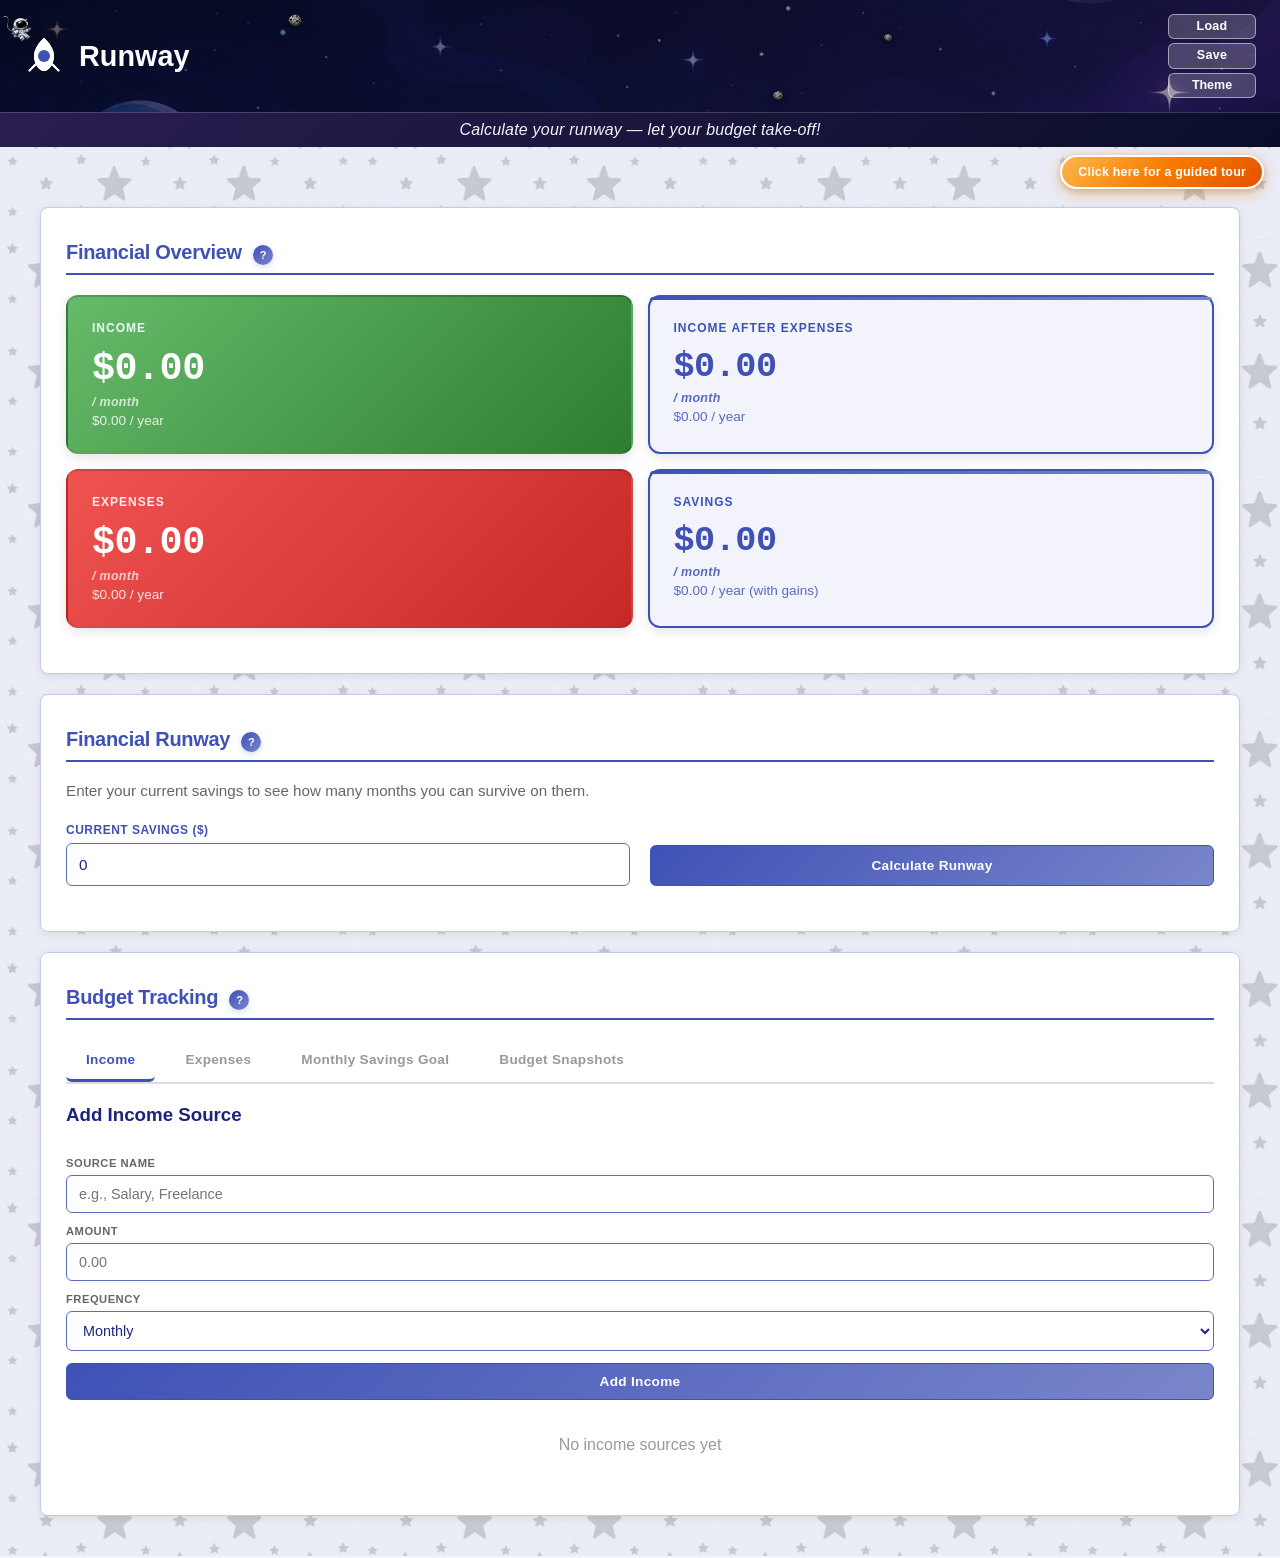
<file: docs/index.html>
<!doctype html>
<html lang="en" data-theme="runway">
<head>
  <meta charset="UTF-8" />
  <meta name="viewport" content="width=device-width, initial-scale=1.0" />
  <meta name="theme-color" content="#3f51b5" />
  <meta name="apple-mobile-web-app-capable" content="yes" />
  <meta name="apple-mobile-web-app-status-bar-style" content="black-translucent" />
  <meta name="apple-mobile-web-app-title" content="Runway" />
  <meta name="description" content="A simple financial planning and budgeting app" />
  <link rel="manifest" href="manifest.json" />
  <link rel="apple-touch-icon" href="data:image/svg+xml,%3Csvg width='180' height='180' viewBox='0 0 40 40' xmlns='http://www.w3.org/2000/svg'%3E%3Crect fill='%233f51b5' width='40' height='40'/%3E%3Cpath d='M20 2C20 2 10 10 10 20C10 27.7 15 35 20 35C25 35 30 27.7 30 20C30 10 20 2 20 2Z' fill='white'/%3E%3Ccircle cx='20' cy='20' r='6' fill='%233f51b5'/%3E%3Cpath d='M12 28C12 28 8 32 5 35M28 28C28 28 32 32 35 35' stroke='white' stroke-width='2' fill='none'/%3E%3C/svg%3E" />
  <title>Runway - Financial Planning</title>
  <link rel="stylesheet" href="styles.css" />
  <style>
    .header-wrap {
      position: relative;
      margin: -20px -20px 60px -20px;
    }
    .unified-header {
      position: relative;
      overflow: hidden;
      display: flex;
      justify-content: space-between;
      align-items: center;
      background: linear-gradient(135deg, var(--xp-gradient-start) 0%, var(--xp-gradient-end) 100%);
      color: white;
      padding: 14px 24px;
      border-radius: 0;
      margin: 0;
    }
    .sub-header {
      background: linear-gradient(135deg, var(--xp-gradient-end) 0%, var(--xp-gradient-start) 100%);
      color: white;
      overflow: hidden;
      max-height: 0;
      padding: 0 12px;
      border-top: 1px solid rgba(255,255,255,0.18);
      animation: sub-show 0.7s ease-out 0.3s forwards;
    }
    .sub-tagline {
      margin: 0;
      font-size: clamp(0.7rem, 3vw, 1rem);
      font-weight: 500;
      font-style: italic;
      letter-spacing: 0.2px;
      white-space: nowrap;
      overflow: hidden;
      text-overflow: ellipsis;
      color: rgba(255,255,255,0.95);
      text-align: center;
    }
    .tour-btn {
      position: absolute;
      right: 16px;
      top: calc(100% + 8px);
      z-index: 20;
      background: linear-gradient(135deg, #ffb74d 0%, #f57c00 50%, #e65100 100%);
      color: white;
      border: 2px solid white;
      border-radius: 999px;
      padding: 7px 16px;
      font-weight: 700;
      font-size: 0.78rem;
      cursor: pointer;
      white-space: nowrap;
      box-shadow: 0 4px 14px rgba(245, 124, 0, 0.45), 0 2px 6px rgba(0,0,0,0.15);
      animation: sub-show 0.7s ease-out 0.5s both, tour-pulse 2.4s ease-in-out 1.3s infinite;
      transition: transform 0.15s ease;
      letter-spacing: 0.2px;
    }
    .tour-btn:hover {
      transform: scale(1.05);
    }
    .tour-btn:active {
      transform: scale(0.97);
    }
    @keyframes sub-show {
      from { max-height: 0; padding-top: 0; padding-bottom: 0; opacity: 0; }
      to   { max-height: 80px; padding-top: 8px; padding-bottom: 8px; opacity: 1; }
    }
    @keyframes tour-pulse {
      0%, 100% { box-shadow: 0 4px 14px rgba(245, 124, 0, 0.45), 0 0 0 0 rgba(255, 152, 0, 0.55), 0 2px 6px rgba(0,0,0,0.15); }
      50%      { box-shadow: 0 4px 18px rgba(245, 124, 0, 0.55), 0 0 0 8px rgba(255, 152, 0, 0), 0 2px 6px rgba(0,0,0,0.15); }
    }
    @media (prefers-reduced-motion: reduce) {
      .sub-header { animation: none; max-height: 80px; padding: 8px 12px; }
      .tour-btn { animation: none; opacity: 1; }
    }
    .astronaut {
      position: absolute;
      width: 38px;
      height: 38px;
      pointer-events: none;
      top: 12px;
      left: 0;
      z-index: 0;
      animation: astronaut-float 30s ease-in-out infinite;
      filter: drop-shadow(0 2px 4px rgba(0,0,0,0.25));
    }
    .asteroid {
      position: absolute;
      pointer-events: none;
      z-index: 0;
      filter: drop-shadow(0 1px 3px rgba(0,0,0,0.45));
    }
    .asteroid-1 {
      width: 26px; height: 26px;
      top: 8px; left: 22%;
      animation: asteroid-1 42s ease-in-out infinite;
    }
    .asteroid-2 {
      width: 20px; height: 20px;
      bottom: 6px; left: 60%;
      animation: asteroid-2 56s ease-in-out infinite;
    }
    .asteroid-3 {
      width: 16px; height: 16px;
      top: 30px; right: 30%;
      animation: asteroid-3 48s ease-in-out infinite;
    }
    @keyframes asteroid-1 {
      0%, 100% { transform: translate(0, 0) rotate(0deg); }
      25%      { transform: translate(20vw, 6px) rotate(120deg); }
      50%      { transform: translate(40vw, -4px) rotate(220deg); }
      75%      { transform: translate(12vw, 12px) rotate(310deg); }
    }
    @keyframes asteroid-2 {
      0%, 100% { transform: translate(0, 0) rotate(0deg); }
      33%      { transform: translate(-25vw, -6px) rotate(-110deg); }
      66%      { transform: translate(-50vw, 6px) rotate(-260deg); }
    }
    @keyframes asteroid-3 {
      0%, 100% { transform: translate(0, 0) rotate(0deg); }
      25%      { transform: translate(-15vw, 8px) rotate(90deg); }
      50%      { transform: translate(-35vw, -10px) rotate(180deg); }
      75%      { transform: translate(-10vw, 14px) rotate(280deg); }
    }
    @media (prefers-reduced-motion: reduce) {
      .asteroid { animation: none; }
    }
    @keyframes astronaut-float {
      0%   { transform: translate(8vw, 4px) rotate(0deg); }
      16%  { transform: translate(38vw, 26px) rotate(45deg); }
      33%  { transform: translate(72vw, -2px) rotate(110deg); }
      50%  { transform: translate(85vw, 28px) rotate(180deg); }
      66%  { transform: translate(55vw, -8px) rotate(120deg); }
      83%  { transform: translate(22vw, 20px) rotate(40deg); }
      100% { transform: translate(8vw, 4px) rotate(0deg); }
    }
    @media (prefers-reduced-motion: reduce) {
      .astronaut { animation: none; }
    }
    .header-left,
    .header-right {
      position: relative;
      z-index: 1;
    }
    .rocket-launcher {
      display: inline-block;
      width: 40px;
      height: 40px;
      opacity: 0;
      animation: rocket-arrive 0.3s ease-out 1.7s forwards;
    }
    .rocket-launcher svg {
      display: block;
    }
    @keyframes rocket-arrive {
      from { opacity: 0; }
      to   { opacity: 1; }
    }
    @media (prefers-reduced-motion: reduce) {
      .rocket-launcher {
        opacity: 1;
        animation: none;
      }
    }
    /* Launching rocket overlay (positioned by JS, flies from page bottom) */
    .launch-overlay {
      position: fixed;
      width: 40px;
      height: 40px;
      margin-left: -20px;
      margin-top: -20px;
      pointer-events: none;
      z-index: 1000;
      animation: launch-fly 2s cubic-bezier(0.22, 1, 0.36, 1) both;
    }
    .launch-overlay svg {
      display: block;
      position: relative;
      z-index: 1;
    }
    .launch-flame {
      position: absolute;
      left: 50%;
      top: 100%;
      width: 22px;
      height: 38px;
      transform: translateX(-50%) translateY(-4px);
      background: radial-gradient(ellipse at 50% 0%, #fff59d 0%, #ffb74d 35%, #ff7043 70%, rgba(255,112,67,0) 100%);
      border-radius: 50% 50% 40% 40%;
      filter: blur(2px);
      animation: launch-flame 2s ease-out both;
      z-index: 0;
    }
    @keyframes launch-fly {
      0%   { transform: translateY(calc(100vh - 30px)); }
      60%  { transform: translateY(-10px); }
      80%  { transform: translateY(4px); }
      100% { transform: translateY(0); }
    }
    @keyframes launch-flame {
      0%   { opacity: 0; transform: translateX(-50%) translateY(-4px) scale(0.5, 0.6); }
      10%  { opacity: 1; transform: translateX(-50%) translateY(-4px) scale(1, 1.2); }
      60%  { opacity: 1; transform: translateX(-50%) translateY(-4px) scale(1.2, 1.4); }
      80%  { opacity: 0.5; transform: translateX(-50%) translateY(-2px) scale(0.7, 0.6); }
      100% { opacity: 0; transform: translateX(-50%) translateY(0) scale(0.3, 0.1); }
    }
    @media (prefers-reduced-motion: reduce) {
      .launch-overlay,
      .launch-flame { display: none; }
    }
    .header-left {
      display: flex;
      align-items: center;
      gap: 15px;
    }
    .header-logo {
      font-size: 2.5rem;
      font-weight: 700;
    }
    .header-text {
      display: flex;
      flex-direction: column;
      gap: 2px;
    }
    .header-title {
      margin: 0;
      color: white;
      font-size: 1.8rem;
      line-height: 1;
    }
    .header-right {
      display: flex;
      flex-direction: column;
      gap: 4px;
      align-items: stretch;
    }
    .header-right .file-btn {
      width: 88px;
      padding: 3px 10px;
      text-align: center;
      font-size: 0.78rem;
      line-height: 1.4;
    }
    .theme-btn {
      position: relative;
    }
    .theme-btn select {
      position: absolute;
      inset: 0;
      width: 100%;
      height: 100%;
      opacity: 0;
      cursor: pointer;
      border: none;
      padding: 0;
      font-weight: 600;
    }
    .file-btn {
      background: rgba(255,255,255,0.2);
      color: white;
      border: 1px solid rgba(255,255,255,0.5);
      padding: 6px 12px;
      border-radius: 6px;
      cursor: pointer;
      font-weight: 600;
      font-size: 0.85rem;
      transition: all 0.2s ease;
    }
    .file-btn:hover {
      background: rgba(255,255,255,0.3);
    }
    .dashboard-grid {
      display: grid;
      grid-template-columns: repeat(2, 1fr);
      gap: 15px;
      margin-bottom: 20px;
    }
    .tabs-container {
      display: flex;
      flex-wrap: wrap;
      gap: 10px;
      margin-bottom: 20px;
      border-bottom: 2px solid #ddd;
    }
    .tab-btn {
      background: none;
      border: none;
      padding: 12px 20px;
      cursor: pointer;
      font-weight: 600;
      color: #999;
      border-bottom: 3px solid transparent;
      transition: all 0.2s ease;
    }
    @media (max-width: 700px) {
      .tab-btn {
        padding: 10px 12px;
        font-size: 0.85rem;
        flex: 1 1 auto;
      }
    }
    .tab-btn.active {
      color: var(--xp-accent);
      border-bottom-color: var(--xp-accent);
    }
    .tab-content {
      display: none;
    }
    .tab-content.active {
      display: block;
    }
    #fileInput {
      display: none;
    }
  </style>
</head>
<body>
  <div class="header-wrap">
    <div class="unified-header">
      <img class="astronaut" src="astronaut.png" alt="" aria-hidden="true" />
      <img class="asteroid asteroid-1" src="asteroid.png" alt="" aria-hidden="true" />
      <img class="asteroid asteroid-2" src="asteroid.png" alt="" aria-hidden="true" />
      <img class="asteroid asteroid-3" src="asteroid.png" alt="" aria-hidden="true" />
      <div class="header-left">
        <span class="rocket-launcher">
          <svg width="40" height="40" viewBox="0 0 40 40" style="fill: white;">
            <path d="M20 2C20 2 10 10 10 20C10 27.7 15 35 20 35C25 35 30 27.7 30 20C30 10 20 2 20 2Z" fill="white"/>
            <circle cx="20" cy="20" r="6" fill="#3f51b5"/>
            <path d="M12 28C12 28 8 32 5 35M28 28C28 28 32 32 35 35" stroke="white" stroke-width="2" fill="none"/>
          </svg>
        </span>
        <div class="header-text">
          <h1 class="header-title">Runway</h1>
        </div>
      </div>
      <div class="header-right">
        <button class="file-btn" onclick="document.getElementById('fileInput').click()">Load</button>
        <button class="file-btn" onclick="downloadData()">Save</button>
        <label class="file-btn theme-btn" aria-label="Choose theme">
          Theme
          <select id="themeSelect" onchange="changeTheme(this.value)">
            <option value="runway" selected>Runway</option>
            <option value="deep-space">Deep Space</option>
            <option value="portal">Portal</option>
            <option value="cosmic">Cosmic</option>
            <option value="azure">Azure</option>
          </select>
        </label>
        <input type="file" id="fileInput" accept=".json" onchange="handleFileUpload(event)" />
      </div>
    </div>
    <div class="sub-header">
      <p class="sub-tagline">Calculate your runway &mdash; let your budget take-off!</p>
    </div>
    <button class="tour-btn" type="button" onclick="startTour()">Click here for a guided tour</button>
  </div>

  <main class="container">
    <!-- FINANCIAL OVERVIEW DASHBOARD -->
    <section>
      <h2>Financial Overview <span class="help-icon" role="button" tabindex="0" data-tip="Complete summary of your income, expenses, and savings" aria-label="What is this?">?</span></h2>
      <div class="dashboard-grid">
        <article class="card card-income">
          <h3>Income</h3>
          <p id="incomeTotal">$0.00</p>
          <small class="period">/ month</small>
          <small><span id="yearlyTotal">$0.00</span> / year</small>
        </article>
        <article class="card highlight-card">
          <h3>Income After Expenses</h3>
          <p id="savingsTotal">$0.00</p>
          <small class="period">/ month</small>
          <small><span id="annualAfterExpenses">$0.00</span> / year</small>
        </article>
        <article class="card card-expense">
          <h3>Expenses</h3>
          <p id="expenseTotal">$0.00</p>
          <small class="period">/ month</small>
          <small><span id="annualExpenseTotal">$0.00</span> / year</small>
        </article>
        <article class="card highlight-card">
          <h3>Savings</h3>
          <p id="overviewMonthlySavings">$0.00</p>
          <small class="period">/ month</small>
          <small><span id="overviewAnnualSavings">$0.00</span> / year (with gains)</small>
        </article>
      </div>
    </section>

    <!-- CURRENT SAVINGS & RUNWAY -->
    <section id="runwaySection">
      <h2>Financial Runway <span class="help-icon" role="button" tabindex="0" data-tip="How long can you live off your savings?" aria-label="What is this?">?</span></h2>
      <p style="color: #666; margin: 0 0 1.5rem 0; font-size: 0.95rem;">Enter your current savings to see how many months you can survive on them.</p>

      <div style="display: grid; grid-template-columns: repeat(auto-fit, minmax(250px, 1fr)); gap: 20px; margin-bottom: 20px;">
        <div>
          <label>
            <small style="color: var(--xp-accent); font-weight: 700; text-transform: uppercase; font-size: 0.75rem;">Current Savings ($)</small>
            <input type="number" id="currentSavings" step="0.01" placeholder="0.00" value="0" style="padding: 12px; border: 1px solid var(--xp-border); border-radius: 6px; font-size: 0.95rem; width: 100%;" onchange="calculateRunway()" oninput="calculateRunway()" />
          </label>
        </div>
        <div style="display: flex; align-items: flex-end;">
          <button class="btn" type="button" onclick="calculateRunway()" style="width: 100%; padding: 12px;">Calculate Runway</button>
        </div>
      </div>

      <div id="runwayResults"></div>
    </section>

    <!-- BUDGET TRACKING WITH TABS -->
    <section>
      <h2>Budget Tracking <span class="help-icon" role="button" tabindex="0" data-tip="Add and manage your income, expenses, and savings goals" aria-label="What is this?">?</span></h2>

      <div class="tabs-container">
        <button class="tab-btn active" onclick="switchTab('income-tab')">Income</button>
        <button class="tab-btn" onclick="switchTab('expense-tab')">Expenses</button>
        <button class="tab-btn" onclick="switchTab('savings-tab')">Monthly Savings Goal</button>
        <button class="tab-btn" onclick="switchTab('budgets-tab')">Budget Snapshots</button>
      </div>

      <!-- INCOME TAB -->
      <div id="income-tab" class="tab-content active">
        <form id="incomeForm" class="stack">
          <h3 style="margin-top: 0;">Add Income Source</h3>
          <label>
            <small style="color: #666; text-transform: uppercase;">Source Name</small>
            <input name="source_name" placeholder="e.g., Salary, Freelance" required />
          </label>
          <label>
            <small style="color: #666; text-transform: uppercase;">Amount</small>
            <input name="amount" type="number" step="0.01" placeholder="0.00" required />
          </label>
          <label>
            <small style="color: #666; text-transform: uppercase;">Frequency</small>
            <select name="frequency">
              <option value="daily">Daily</option>
              <option value="weekly">Weekly</option>
              <option value="bi-weekly">Bi-Weekly</option>
              <option value="monthly" selected>Monthly</option>
              <option value="yearly">Yearly</option>
            </select>
          </label>
          <button class="btn" type="submit">Add Income</button>
        </form>
        <div id="incomeList"></div>
      </div>

      <!-- EXPENSE TAB -->
      <div id="expense-tab" class="tab-content">
        <form id="expenseForm" class="stack">
          <h3 style="margin-top: 0;">Add Expense</h3>
          <label>
            <small style="color: #666; text-transform: uppercase;">Category</small>
            <input name="category" placeholder="e.g., Rent, Groceries" required />
          </label>
          <label>
            <small style="color: #666; text-transform: uppercase;">Amount</small>
            <input name="amount" type="number" step="0.01" placeholder="0.00" required />
          </label>
          <label>
            <small style="color: #666; text-transform: uppercase;">Frequency</small>
            <select name="frequency">
              <option value="one-time" selected>One-Time</option>
              <option value="daily">Daily</option>
              <option value="weekly">Weekly</option>
              <option value="bi-weekly">Bi-Weekly</option>
              <option value="monthly">Monthly</option>
              <option value="yearly">Yearly</option>
            </select>
          </label>
          <label>
            <small style="color: #666; text-transform: uppercase;">Date</small>
            <input name="date" type="date" required />
          </label>
          <button class="btn" type="submit">Add Expense</button>
        </form>
        <div style="display: flex; align-items: center; gap: 10px; margin: 1.5rem 0 0.75rem; flex-wrap: wrap;">
          <small style="color: var(--xp-accent); font-weight: 700; text-transform: uppercase; font-size: 0.75rem;">Sort by</small>
          <select id="expenseSort" onchange="loadExpenseList()" style="flex: 1; min-width: 160px;">
            <option value="default">Default (added order)</option>
            <option value="amount-desc">Amount: high to low</option>
            <option value="amount-asc">Amount: low to high</option>
            <option value="category-asc">Category: A to Z</option>
            <option value="category-desc">Category: Z to A</option>
          </select>
        </div>
        <div id="expenseList"></div>
      </div>

      <!-- SAVINGS GOALS TAB -->
      <div id="savings-tab" class="tab-content">
        <form id="savingsGoalForm" class="stack">
          <h3 style="margin-top: 0;">Add Savings Goal</h3>
          <label>
            <small style="color: #666; text-transform: uppercase;">Goal Name</small>
            <input name="goal_name" placeholder="e.g., Emergency Fund, Vacation" required />
          </label>
          <label>
            <small style="color: #666; text-transform: uppercase;">Monthly Amount</small>
            <input name="amount" type="number" step="0.01" placeholder="0.00" required />
          </label>
          <label style="display: flex; align-items: center; gap: 8px;">
            <input type="checkbox" name="hasGain" id="hasGainCheckbox" onchange="toggleGainInput()" />
            <small style="color: #666; text-transform: uppercase;">Include annual gain %</small>
          </label>
          <label id="gainLabel" style="display: none;">
            <small style="color: #666; text-transform: uppercase;">Annual Gain %</small>
            <input name="gain" type="number" step="0.01" placeholder="0.00" />
          </label>
          <button class="btn" type="submit">Add Goal</button>
        </form>
        <div style="margin-top: 2rem;">
          <h3>Your Goals</h3>
          <div id="savingsGoalsList"></div>
        </div>
      </div>

      <!-- BUDGET SNAPSHOTS TAB -->
      <div id="budgets-tab" class="tab-content">
        <h3>Save Current Budget</h3>
        <div style="display: grid; grid-template-columns: repeat(auto-fit, minmax(250px, 1fr)); gap: 15px; margin-bottom: 2rem;">
          <div>
            <label>
              <small style="color: #666; text-transform: uppercase;">Snapshot Name</small>
              <input type="text" id="budgetName" placeholder="e.g., April Budget, Summer Plan" />
            </label>
          </div>
          <div style="display: flex; align-items: flex-end;">
            <button class="btn" type="button" onclick="saveBudget()" style="width: 100%; padding: 12px;">Save Snapshot</button>
          </div>
        </div>

        <h3>Previous Budgets</h3>
        <div id="budgetsList"></div>
      </div>
    </section>
  </main>

  <!-- EDIT INCOME MODAL -->
  <div id="editIncomeModal" style="display: none; position: fixed; top: 0; left: 0; right: 0; bottom: 0; background: rgba(0,0,0,0.5); z-index: 1000; overflow: auto;">
    <div style="background: white; margin: 50px auto; padding: 30px; border-radius: 12px; max-width: 400px;">
      <h2>Edit Income</h2>
      <form id="editIncomeForm" class="stack">
        <input type="hidden" id="editIncomeId" />
        <label>
          <small style="color: #666; text-transform: uppercase;">Source Name</small>
          <input id="editIncomeSourceName" placeholder="e.g., Salary" required />
        </label>
        <label>
          <small style="color: #666; text-transform: uppercase;">Amount</small>
          <input id="editIncomeAmount" type="number" step="0.01" placeholder="0.00" required />
        </label>
        <label>
          <small style="color: #666; text-transform: uppercase;">Frequency</small>
          <select id="editIncomeFrequency">
            <option value="daily">Daily</option>
            <option value="weekly">Weekly</option>
            <option value="bi-weekly">Bi-Weekly</option>
            <option value="monthly" selected>Monthly</option>
            <option value="yearly">Yearly</option>
          </select>
        </label>
        <button class="btn" type="submit">Save Changes</button>
        <button class="btn" type="button" onclick="closeEditIncomeModal()" style="background: #999;">Cancel</button>
      </form>
    </div>
  </div>

  <!-- EDIT EXPENSE MODAL -->
  <div id="editExpenseModal" style="display: none; position: fixed; top: 0; left: 0; right: 0; bottom: 0; background: rgba(0,0,0,0.5); z-index: 1000; overflow: auto;">
    <div style="background: white; margin: 50px auto; padding: 30px; border-radius: 12px; max-width: 400px;">
      <h2>Edit Expense</h2>
      <form id="editExpenseForm" class="stack">
        <input type="hidden" id="editExpenseId" />
        <label>
          <small style="color: #666; text-transform: uppercase;">Category</small>
          <input id="editExpenseCategory" placeholder="e.g., Groceries" required />
        </label>
        <label>
          <small style="color: #666; text-transform: uppercase;">Amount</small>
          <input id="editExpenseAmount" type="number" step="0.01" placeholder="0.00" required />
        </label>
        <label>
          <small style="color: #666; text-transform: uppercase;">Frequency</small>
          <select id="editExpenseFrequency">
            <option value="one-time" selected>One-Time</option>
            <option value="daily">Daily</option>
            <option value="weekly">Weekly</option>
            <option value="bi-weekly">Bi-Weekly</option>
            <option value="monthly">Monthly</option>
            <option value="yearly">Yearly</option>
          </select>
        </label>
        <label>
          <small style="color: #666; text-transform: uppercase;">Date</small>
          <input id="editExpenseDate" type="date" required />
        </label>
        <button class="btn" type="submit">Save Changes</button>
        <button class="btn" type="button" onclick="closeEditExpenseModal()" style="background: #999;">Cancel</button>
      </form>
    </div>
  </div>

  <!-- EDIT SAVINGS GOAL MODAL -->
  <div id="editSavingsGoalModal" style="display: none; position: fixed; top: 0; left: 0; right: 0; bottom: 0; background: rgba(0,0,0,0.5); z-index: 1000; overflow: auto;">
    <div style="background: white; margin: 50px auto; padding: 30px; border-radius: 12px; max-width: 400px;">
      <h2>Edit Savings Goal</h2>
      <form id="editSavingsGoalForm" class="stack">
        <input type="hidden" id="editSavingsGoalId" />
        <label>
          <small style="color: #666; text-transform: uppercase;">Goal Name</small>
          <input id="editSavingsGoalName" placeholder="e.g., Emergency Fund" required />
        </label>
        <label>
          <small style="color: #666; text-transform: uppercase;">Monthly Amount</small>
          <input id="editSavingsGoalAmount" type="number" step="0.01" placeholder="0.00" required />
        </label>
        <label style="display: flex; align-items: center; gap: 8px;">
          <input type="checkbox" id="editSavingsGoalHasGain" onchange="toggleEditGainInput()" />
          <small style="color: #666; text-transform: uppercase;">Include annual gain %</small>
        </label>
        <label id="editGainLabel" style="display: none;">
          <small style="color: #666; text-transform: uppercase;">Annual Gain %</small>
          <input id="editSavingsGoalGain" type="number" step="0.01" placeholder="0.00" />
        </label>
        <button class="btn" type="submit">Save Changes</button>
        <button class="btn" type="button" onclick="closeEditSavingsGoalModal()" style="background: #999;">Cancel</button>
      </form>
    </div>
  </div>

  <script>
    function switchTab(tabId, ev) {
      document.querySelectorAll('.tab-content').forEach(t => t.classList.remove('active'));
      document.querySelectorAll('.tab-btn').forEach(b => b.classList.remove('active'));
      document.getElementById(tabId).classList.add('active');
      const trigger = (ev || (typeof event !== 'undefined' ? event : null))?.target;
      if (trigger?.classList?.contains('tab-btn')) {
        trigger.classList.add('active');
      } else {
        document.querySelector('.tab-btn[onclick*="' + tabId + '"]')?.classList.add('active');
      }
    }
  </script>
  <script src="app.js"></script>
</body>
</html>
</file>
<file: docs/styles.css>
/* ===== THEMES =====
   Five curated themes. The visible dashboard cards (card-1, card-2,
   card-5) use vibrant gradients that work with white text; each
   theme tints the page background, header, and accent. card-3,
   card-4, card-6 are unused at runtime (those slots render as
   .highlight-card) but kept for completeness. */

/* Runway Theme (default) — uses the space backdrop image on the header */
:root[data-theme="runway"] {
  --xp-bg: #f3f4fb;
  --xp-panel: #ffffff;
  --xp-text: #1a237e;
  --xp-border: #5c6bc0;
  --xp-border-light: #c5cae9;
  --xp-accent: #3f51b5;
  --xp-accent-light: #7986cb;
  --xp-gradient-start: #0a0e2a;
  --xp-gradient-end: #2a1d50;
  --xp-body-tint: rgba(63, 81, 181, 0.10);
  --card-1: linear-gradient(135deg, #66bb6a 0%, #2e7d32 100%);
  --card-2: linear-gradient(135deg, #ef5350 0%, #c62828 100%);
  --card-3: linear-gradient(135deg, #5c6bc0 0%, #283593 100%);
  --card-4: linear-gradient(135deg, #5c6bc0 0%, #283593 100%);
  --card-5: linear-gradient(135deg, #5c6bc0 0%, #283593 100%);
  --card-6: linear-gradient(135deg, #5c6bc0 0%, #283593 100%);
}

/* Space backdrop on the Runway header. Sub-header keeps the
   default gradient (driven by --xp-gradient-* vars) so the
   tagline strip looks like the rest of the themes. */
:root[data-theme="runway"] .unified-header {
  background:
    linear-gradient(135deg, rgba(8, 12, 38, 0.55) 0%, rgba(38, 22, 70, 0.45) 100%),
    url('space-bg.jpg');
  background-size: cover, cover;
  background-position: center, 50% 50%;
  background-repeat: no-repeat, no-repeat;
  animation: runway-bg-wave 75s ease-in-out infinite;
}
@keyframes runway-bg-wave {
  0%, 100% { background-position: center, 50% 50%; }
  50%      { background-position: center, 53% 47%; }
}
@media (prefers-reduced-motion: reduce) {
  :root[data-theme="runway"] .unified-header { animation: none; }
}

/* Deep Space Theme — black-hole backdrop on the header */
:root[data-theme="deep-space"] {
  --xp-bg: #f0f1f8;
  --xp-panel: #ffffff;
  --xp-text: #1a237e;
  --xp-border: #5c6bc0;
  --xp-border-light: #c5cae9;
  --xp-accent: #5e35b1;
  --xp-accent-light: #9575cd;
  --xp-gradient-start: #1a0b3a;
  --xp-gradient-end: #3d1a6a;
  --xp-body-tint: rgba(94, 53, 177, 0.11);
  --card-1: linear-gradient(135deg, #66bb6a 0%, #2e7d32 100%);
  --card-2: linear-gradient(135deg, #ef5350 0%, #c62828 100%);
  --card-3: linear-gradient(135deg, #7e57c2 0%, #4527a0 100%);
  --card-4: linear-gradient(135deg, #7e57c2 0%, #4527a0 100%);
  --card-5: linear-gradient(135deg, #7e57c2 0%, #4527a0 100%);
  --card-6: linear-gradient(135deg, #7e57c2 0%, #4527a0 100%);
}
:root[data-theme="deep-space"] .unified-header {
  background:
    linear-gradient(135deg, rgba(10, 5, 30, 0.5) 0%, rgba(45, 15, 80, 0.4) 100%),
    url('deep-space.jpg');
  background-size: cover, cover;
  background-position: center, 50% 50%;
  background-repeat: no-repeat, no-repeat;
  animation: deep-space-wave 90s ease-in-out infinite;
}
@keyframes deep-space-wave {
  0%, 100% { background-position: center, 48% 50%; }
  50%      { background-position: center, 52% 50%; }
}
@media (prefers-reduced-motion: reduce) {
  :root[data-theme="deep-space"] .unified-header { animation: none; }
}

/* Azure Theme — bright blue cosmic */
:root[data-theme="azure"] {
  --xp-bg: #ebf3fb;
  --xp-panel: #ffffff;
  --xp-text: #0d47a1;
  --xp-border: #64b5f6;
  --xp-border-light: #bbdefb;
  --xp-accent: #1976d2;
  --xp-accent-light: #42a5f5;
  --xp-gradient-start: #0a3a8a;
  --xp-gradient-end: #1976d2;
  --xp-body-tint: rgba(25, 118, 210, 0.10);
  --card-1: linear-gradient(135deg, #66bb6a 0%, #2e7d32 100%);
  --card-2: linear-gradient(135deg, #ef5350 0%, #c62828 100%);
  --card-3: linear-gradient(135deg, #42a5f5 0%, #1565c0 100%);
  --card-4: linear-gradient(135deg, #42a5f5 0%, #1565c0 100%);
  --card-5: linear-gradient(135deg, #42a5f5 0%, #1565c0 100%);
  --card-6: linear-gradient(135deg, #42a5f5 0%, #1565c0 100%);
}
:root[data-theme="azure"] .unified-header {
  background:
    linear-gradient(135deg, rgba(8, 30, 80, 0.45) 0%, rgba(20, 60, 130, 0.35) 100%),
    url('azure.jpg');
  background-size: cover, cover;
  background-position: center, 50% 50%;
  background-repeat: no-repeat, no-repeat;
  animation: azure-wave 82s ease-in-out infinite;
}
@keyframes azure-wave {
  0%, 100% { background-position: center, 48% 50%; }
  50%      { background-position: center, 52% 50%; }
}
@media (prefers-reduced-motion: reduce) {
  :root[data-theme="azure"] .unified-header { animation: none; }
}

/* Portal Theme — green nebula */
:root[data-theme="portal"] {
  --xp-bg: #ecf3ec;
  --xp-panel: #ffffff;
  --xp-text: #1b5e20;
  --xp-border: #81c784;
  --xp-border-light: #c8e6c9;
  --xp-accent: #2e7d32;
  --xp-accent-light: #66bb6a;
  --xp-gradient-start: #1b5e20;
  --xp-gradient-end: #43a047;
  --xp-body-tint: rgba(46, 125, 50, 0.10);
  --card-1: linear-gradient(135deg, #66bb6a 0%, #2e7d32 100%);
  --card-2: linear-gradient(135deg, #ef6c00 0%, #bf360c 100%);
  --card-3: linear-gradient(135deg, #6d4c41 0%, #3e2723 100%);
  --card-4: linear-gradient(135deg, #6d4c41 0%, #3e2723 100%);
  --card-5: linear-gradient(135deg, #6d4c41 0%, #3e2723 100%);
  --card-6: linear-gradient(135deg, #6d4c41 0%, #3e2723 100%);
}
:root[data-theme="portal"] .unified-header {
  background:
    linear-gradient(135deg, rgba(10, 40, 18, 0.5) 0%, rgba(20, 60, 25, 0.4) 100%),
    url('portal.jpg');
  background-size: cover, cover;
  background-position: center, 50% 50%;
  background-repeat: no-repeat, no-repeat;
  animation: portal-wave 80s ease-in-out infinite;
}
@keyframes portal-wave {
  0%, 100% { background-position: center, 48% 50%; }
  50%      { background-position: center, 52% 50%; }
}
@media (prefers-reduced-motion: reduce) {
  :root[data-theme="portal"] .unified-header { animation: none; }
}

/* Cosmic Theme — warm pink/orange nebula */
:root[data-theme="cosmic"] {
  --xp-bg: #fdf0f4;
  --xp-panel: #ffffff;
  --xp-text: #ad1457;
  --xp-border: #f06292;
  --xp-border-light: #f8bbd0;
  --xp-accent: #c2185b;
  --xp-accent-light: #ec407a;
  --xp-gradient-start: #6a1b4a;
  --xp-gradient-end: #c2185b;
  --xp-body-tint: rgba(194, 24, 91, 0.10);
  --card-1: linear-gradient(135deg, #66bb6a 0%, #2e7d32 100%);
  --card-2: linear-gradient(135deg, #ef5350 0%, #c62828 100%);
  --card-3: linear-gradient(135deg, #ec407a 0%, #ad1457 100%);
  --card-4: linear-gradient(135deg, #ec407a 0%, #ad1457 100%);
  --card-5: linear-gradient(135deg, #ec407a 0%, #ad1457 100%);
  --card-6: linear-gradient(135deg, #ec407a 0%, #ad1457 100%);
}
:root[data-theme="cosmic"] .unified-header {
  background:
    linear-gradient(135deg, rgba(80, 10, 35, 0.45) 0%, rgba(80, 30, 80, 0.35) 100%),
    url('cosmic.jpg');
  background-size: cover, cover;
  background-position: center, 50% 50%;
  background-repeat: no-repeat, no-repeat;
  animation: cosmic-wave 85s ease-in-out infinite;
}
@keyframes cosmic-wave {
  0%, 100% { background-position: center, 50% 50%; }
  50%      { background-position: center, 53% 47%; }
}
@media (prefers-reduced-motion: reduce) {
  :root[data-theme="cosmic"] .unified-header { animation: none; }
}

/* Default fallback (matches runway) */
:root {
  --xp-bg: #f3f4fb;
  --xp-panel: #ffffff;
  --xp-text: #1a237e;
  --xp-border: #5c6bc0;
  --xp-border-light: #c5cae9;
  --xp-accent: #3f51b5;
  --xp-accent-light: #7986cb;
  --xp-gradient-start: #0a0e2a;
  --xp-gradient-end: #2a1d50;
  --xp-body-tint: rgba(63, 81, 181, 0.10);
  --card-1: linear-gradient(135deg, #66bb6a 0%, #2e7d32 100%);
  --card-2: linear-gradient(135deg, #ef5350 0%, #c62828 100%);
  --card-3: linear-gradient(135deg, #5c6bc0 0%, #283593 100%);
  --card-4: linear-gradient(135deg, #5c6bc0 0%, #283593 100%);
  --card-5: linear-gradient(135deg, #5c6bc0 0%, #283593 100%);
  --card-6: linear-gradient(135deg, #5c6bc0 0%, #283593 100%);
}

* { box-sizing: border-box; }

body {
  margin: 0;
  font-family: -apple-system, BlinkMacSystemFont, 'Segoe UI', 'Helvetica Neue', sans-serif;
  color: var(--xp-text);
  background-color: var(--xp-bg);
  background-image:
    linear-gradient(var(--xp-body-tint, rgba(255,255,255,0)), var(--xp-body-tint, rgba(255,255,255,0))),
    url('stars-bg.jpg');
  background-size: auto, 360px auto;
  background-repeat: repeat;
  min-height: 100vh;
  padding: 20px;
}

.container {
  max-width: 1200px;
  margin: 0 auto;
}

.hero {
  background: linear-gradient(135deg, var(--xp-gradient-start) 0%, var(--xp-gradient-end) 100%);
  color: white;
  padding: 30px;
  margin-bottom: 30px;
  border-radius: 0;
  text-align: left;
  box-shadow: none;
  display: flex;
  align-items: center;
  gap: 20px;
}

.hero h1 {
  margin: 0;
  font-size: 1.8rem;
  font-weight: 700;
  letter-spacing: -0.5px;
}

.hero p {
  margin: 5px 0 0 0;
  font-size: 0.9rem;
  opacity: 0.9;
  font-weight: 400;
}

.logo {
  width: 48px;
  height: 48px;
  flex-shrink: 0;
}

header {
  margin-bottom: 25px;
}

section {
  background-color: var(--xp-panel);
  border-radius: 8px;
  padding: 25px;
  margin-bottom: 20px;
  box-shadow: 0 2px 8px rgba(0, 0, 0, 0.08);
  border: 1px solid var(--xp-border-light);
}

section > h2 {
  margin: 0 0 20px 0;
  padding: 8px 0;
  font-size: 1.25rem;
  font-weight: 700;
  color: var(--xp-accent);
  border-bottom: 2px solid var(--xp-accent);
  letter-spacing: -0.3px;
}

.cards {
  display: grid;
  grid-template-columns: repeat(auto-fit, minmax(240px, 1fr));
  gap: 15px;
  margin-bottom: 20px;
}

.card {
  background: var(--card-1);
  border: 2px solid rgba(0, 0, 0, 0.1);
  border-radius: 12px;
  padding: 24px;
  box-shadow: 0 4px 12px rgba(0, 0, 0, 0.1);
  transition: all 0.3s ease;
  color: white;
  min-width: 0;
  overflow-wrap: anywhere;
}

.card:nth-child(1) { background: var(--card-1); }
.card:nth-child(2) { background: var(--card-2); }
.card:nth-child(3) { background: var(--card-3); }
.card:nth-child(4) { background: var(--card-4); }
.card:nth-child(5) { background: var(--card-5); }
.card:nth-child(6) { background: var(--card-6); }

.card:hover {
  transform: translateY(-2px);
  box-shadow: 0 4px 16px rgba(0, 0, 0, 0.12);
  border-color: var(--xp-accent-light);
}

.card.highlight-card {
  background: var(--xp-bg);
  border: 2px solid var(--xp-accent);
  position: relative;
}

.card.highlight-card::before {
  content: '';
  position: absolute;
  top: 0;
  left: 0;
  right: 0;
  height: 3px;
  background: linear-gradient(90deg, var(--xp-accent) 0%, var(--xp-accent-light) 100%);
  border-radius: 8px 8px 0 0;
}

.card.highlight-card h3 {
  color: var(--xp-accent);
  font-weight: 800;
}

.card.highlight-card p {
  color: var(--xp-accent);
  font-size: clamp(1rem, 4.8vw, 2.2rem);
}

.card.highlight-card small {
  color: var(--xp-accent);
  opacity: 0.85;
}

.card h3 {
  margin: 0 0 12px 0;
  font-size: 0.75rem;
  font-weight: 700;
  color: rgba(255, 255, 255, 0.9);
  text-transform: uppercase;
  letter-spacing: 1px;
}

.card p {
  margin: 0;
  font-size: clamp(1.1rem, 5.2vw, 2.4rem);
  font-weight: 800;
  color: white;
  font-family: -apple-system, BlinkMacSystemFont, 'Segoe UI', monospace;
  font-variant-numeric: tabular-nums;
  letter-spacing: -0.5px;
  white-space: nowrap;
  overflow: hidden;
  text-overflow: clip;
}

/* "/ month" label sits on its own small line under the headline number */
.card .period {
  font-size: 0.78rem;
  font-weight: 600;
  font-style: italic;
  opacity: 0.85;
  margin-top: 4px;
  letter-spacing: 0.3px;
}
.card .period + small {
  margin-top: 4px;
}

/* Meaningful card colors regardless of grid position */
.dashboard-grid .card.card-income { background: linear-gradient(135deg, #66bb6a 0%, #2e7d32 100%); }
.dashboard-grid .card.card-expense { background: linear-gradient(135deg, #ef5350 0%, #c62828 100%); }

.card small {
  display: block;
  color: rgba(255, 255, 255, 0.85);
  font-size: 0.85rem;
  margin-top: 8px;
  font-weight: 500;
}

.grid-2 {
  display: grid;
  grid-template-columns: repeat(auto-fit, minmax(320px, 1fr));
  gap: 20px;
  margin-bottom: 20px;
}

.grid-2 > div {
  background: linear-gradient(135deg, #ffffff 0%, #f9fbff 100%);
  border: 1px solid var(--xp-border);
  border-radius: 8px;
  padding: 20px;
  box-shadow: 0 4px 12px rgba(0, 0, 0, 0.06);
}

.grid-2 > div h2 {
  margin: 0 0 16px 0;
  padding: 0 0 12px 0;
  font-size: 1.1rem;
  font-weight: 700;
  color: var(--xp-accent);
  border-bottom: 2px solid var(--xp-accent);
  letter-spacing: -0.3px;
}

.grid-4 {
  background: linear-gradient(135deg, #ffffff 0%, #f9fbff 100%);
  border: 1px solid var(--xp-border);
  border-radius: 8px;
  padding: 20px;
  display: grid;
  grid-template-columns: repeat(auto-fit, minmax(160px, 1fr));
  gap: 15px;
  margin-bottom: 20px;
  box-shadow: 0 4px 12px rgba(0, 0, 0, 0.06);
}

.estimator-form {
  display: flex;
  flex-direction: column;
  gap: 25px;
}

.estimator-section {
  background: linear-gradient(135deg, #ffffff 0%, #f9fbff 100%);
  border: 1px solid var(--xp-border);
  border-radius: 8px;
  padding: 20px;
  box-shadow: 0 4px 12px rgba(0, 0, 0, 0.06);
}

.estimator-section h3 {
  margin: 0 0 16px 0;
  font-size: 1rem;
  font-weight: 700;
  color: var(--xp-accent);
  border-bottom: 2px solid var(--xp-accent);
  padding-bottom: 8px;
  letter-spacing: -0.3px;
}

.estimator-section label {
  margin-bottom: 15px;
}

.estimator-section label:last-of-type {
  margin-bottom: 0;
}

.strategy-selector {
  display: grid;
  grid-template-columns: repeat(auto-fit, minmax(200px, 1fr));
  gap: 12px;
  margin-bottom: 15px;
}

.strategy-option {
  position: relative;
  display: flex;
  gap: 12px;
  padding: 15px;
  border: 2px solid var(--xp-border);
  border-radius: 6px;
  background: white;
  cursor: pointer;
  transition: all 0.3s ease;
}

.strategy-option:hover {
  border-color: var(--xp-accent);
  box-shadow: 0 4px 12px rgba(0, 82, 204, 0.1);
}

.strategy-option input[type="radio"] {
  margin: 0;
  width: 20px;
  height: 20px;
  cursor: pointer;
  flex-shrink: 0;
  margin-top: 2px;
}

.strategy-option input[type="radio"]:checked + .strategy-content strong {
  color: var(--xp-accent);
}

.strategy-option input[type="radio"]:checked + .strategy-content {
  color: var(--xp-accent);
}

.strategy-content {
  flex: 1;
}

.strategy-content strong {
  display: block;
  margin-bottom: 4px;
  font-weight: 700;
  transition: color 0.2s ease;
}

.strategy-content small {
  display: block;
  color: #666;
  font-size: 0.8rem;
  font-weight: 500;
}

.estimator-actions {
  display: flex;
  gap: 12px;
  margin-top: 10px;
}

.estimator-actions button {
  flex: 1;
  padding: 12px 20px;
  font-size: 0.9rem;
}

.stack {
  display: flex;
  flex-direction: column;
  gap: 12px;
}

label {
  display: flex;
  flex-direction: column;
  gap: 6px;
  font-size: 0.9rem;
  font-weight: 500;
}

label small {
  color: var(--xp-accent);
  font-weight: 700;
  text-transform: uppercase;
  font-size: 0.7rem;
  letter-spacing: 0.5px;
}

input, select, textarea {
  padding: 10px 12px;
  border: 1px solid var(--xp-border);
  border-radius: 6px;
  background-color: white;
  color: var(--xp-text);
  font-family: -apple-system, BlinkMacSystemFont, 'Segoe UI', sans-serif;
  font-size: 0.9rem;
  transition: all 0.2s ease;
}

input:focus, select:focus, textarea:focus {
  outline: none;
  border-color: var(--xp-accent);
  box-shadow: 0 0 0 3px rgba(0, 82, 204, 0.1);
  background-color: white;
}

button, .btn {
  padding: 10px 18px;
  border: 1px solid var(--xp-border);
  border-radius: 6px;
  background: linear-gradient(135deg, #f5f7fa 0%, #f0f3f8 100%);
  color: var(--xp-text);
  cursor: pointer;
  font-family: -apple-system, BlinkMacSystemFont, 'Segoe UI', sans-serif;
  font-size: 0.85rem;
  font-weight: 700;
  text-decoration: none;
  display: inline-block;
  min-width: 70px;
  text-align: center;
  user-select: none;
  transition: all 0.2s ease;
  letter-spacing: 0.3px;
}

button:hover, .btn:hover {
  background: linear-gradient(135deg, #ffffff 0%, #f5f7fa 100%);
  border-color: var(--xp-accent-light);
  transform: translateY(-1px);
  box-shadow: 0 4px 12px rgba(0, 0, 0, 0.1);
}

button:active, .btn:active {
  transform: translateY(0);
  box-shadow: 0 2px 6px rgba(0, 0, 0, 0.08);
}

.btn {
  background: linear-gradient(135deg, var(--xp-accent) 0%, var(--xp-accent-light) 100%);
  color: white;
  border-color: var(--xp-accent);
  font-weight: 700;
}

.btn:hover {
  background: linear-gradient(135deg, #0052cc 0%, #0052cc 100%);
  border-color: #0052cc;
  box-shadow: 0 4px 16px rgba(0, 82, 204, 0.25);
}

.btn.secondary {
  background: linear-gradient(135deg, #f5f7fa 0%, #f0f3f8 100%);
  color: var(--xp-text);
  border-color: var(--xp-border);
}

.btn.secondary:hover {
  background: linear-gradient(135deg, #ffffff 0%, #f5f7fa 100%);
  border-color: var(--xp-accent);
  color: var(--xp-accent);
}

.help-icon {
  display: inline-block;
  width: 20px;
  height: 20px;
  background: linear-gradient(135deg, var(--xp-accent) 0%, var(--xp-accent-light) 100%);
  color: white;
  border: none;
  border-radius: 50%;
  text-align: center;
  line-height: 20px;
  font-size: 0.7rem;
  font-weight: 700;
  cursor: help;
  margin-left: 6px;
  transition: all 0.2s ease;
  box-shadow: 0 2px 6px rgba(0, 82, 204, 0.2);
}

.help-icon:hover {
  transform: scale(1.1);
  box-shadow: 0 4px 12px rgba(0, 82, 204, 0.3);
}

.tooltip {
  position: fixed;
  background: linear-gradient(135deg, #1a1a1a 0%, #2a2a2a 100%);
  color: white;
  padding: 10px 14px;
  border-radius: 6px;
  font-size: 0.85rem;
  max-width: 220px;
  z-index: 1000;
  pointer-events: none;
  box-shadow: 0 4px 16px rgba(0, 0, 0, 0.25);
  font-weight: 500;
  line-height: 1.4;
}

.breakdown-card {
  background: linear-gradient(135deg, #ffffff 0%, #f9fbff 100%);
  border: 1px solid var(--xp-border);
  border-radius: 8px;
  padding: 16px;
  text-align: center;
  box-shadow: 0 4px 12px rgba(0, 0, 0, 0.06);
  transition: all 0.3s ease;
}

.breakdown-card:nth-child(1) { background: linear-gradient(135deg, #f5e6d3 0%, #e8dcc8 100%); border-color: #d4c0b0; }
.breakdown-card:nth-child(2) { background: linear-gradient(135deg, #e3f1f5 0%, #d9e8f0 100%); border-color: #c0d8e8; }
.breakdown-card:nth-child(3) { background: linear-gradient(135deg, #e6f5e6 0%, #d9f0d9 100%); border-color: #c0e0c0; }
.breakdown-card:nth-child(4) { background: linear-gradient(135deg, #f5f1e3 0%, #ede8d9 100%); border-color: #ddd0c0; }
.breakdown-card:nth-child(5) { background: linear-gradient(135deg, #f5e3f1 0%, #ede9f0 100%); border-color: #dcc0d8; }

.breakdown-card:hover {
  transform: translateY(-2px);
  box-shadow: 0 4px 16px rgba(0, 0, 0, 0.12);
  border-color: var(--xp-accent-light);
}

.breakdown-card h3 {
  margin: 0 0 12px 0;
  color: var(--xp-accent);
  font-size: 0.8rem;
  text-transform: uppercase;
  letter-spacing: 1px;
  font-weight: 700;
}

.breakdown-card p {
  color: var(--xp-accent);
  font-weight: 700;
  font-size: 1.4rem;
  margin: 0 0 6px 0;
}

.history {
  display: flex;
  flex-direction: column;
  gap: 12px;
}

.history-item {
  display: flex;
  justify-content: space-between;
  align-items: center;
  gap: 15px;
  background: linear-gradient(135deg, #ffffff 0%, #f9fbff 100%);
  padding: 16px;
  border: 1px solid var(--xp-border);
  border-radius: 8px;
  box-shadow: 0 4px 12px rgba(0, 0, 0, 0.06);
  transition: all 0.3s ease;
}

.history-item:hover {
  background: linear-gradient(135deg, #f9fbff 0%, #f5f8ff 100%);
  border-color: var(--xp-accent-light);
  box-shadow: 0 4px 12px rgba(0, 0, 0, 0.1);
}

.history-item h4 {
  margin: 0;
  color: var(--xp-accent);
  font-size: 0.95rem;
  font-weight: 700;
  letter-spacing: -0.3px;
}

.history-item p {
  margin: 6px 0 0 0;
  color: #666;
  font-size: 0.8rem;
  font-weight: 500;
}

#incomeList, #expenseList {
  min-height: 40px;
}

#scenarioList, #historyList {
  min-height: 60px;
}

@media (max-width: 700px) {
  .hero {
    padding: 30px 20px;
  }

  .hero h1 {
    font-size: 1.8rem;
  }

  .grid-2 {
    grid-template-columns: 1fr;
  }

  .grid-4 {
    grid-template-columns: 1fr;
  }

  .cards {
    grid-template-columns: 1fr;
  }

  section {
    padding: 15px;
  }

  section > h2 {
    font-size: 1.1rem;
  }

  .card {
    padding: 12px;
    border-radius: 10px;
  }

  .card h3 {
    font-size: 0.65rem;
    letter-spacing: 0.5px;
  }

  .card small {
    font-size: 0.75rem;
  }
}

/* ===== ANIMATIONS ===== */

/* Confetti pieces fired by celebrate() */
.confetti-piece {
  position: fixed;
  top: -20px;
  width: 10px;
  height: 14px;
  border-radius: 2px;
  pointer-events: none;
  z-index: 9999;
  animation: confetti-fall 2s ease-out forwards;
}

@keyframes confetti-fall {
  0%   { transform: translateY(-10vh) rotate(0deg); opacity: 1; }
  100% { transform: translateY(110vh) rotate(var(--rot, 720deg)); opacity: 0; }
}

@media (prefers-reduced-motion: reduce) {
  .confetti-piece { display: none; }
}

/* ===== GUIDED TOUR ===== */
.tour-backdrop {
  position: fixed;
  inset: 0;
  background: rgba(10, 14, 30, 0.55);
  z-index: 9000;
  pointer-events: auto;
  animation: tour-fade 0.25s ease-out;
}
@keyframes tour-fade {
  from { opacity: 0; }
  to { opacity: 1; }
}

/* Lift target above backdrop and ring it with the accent color */
.tour-spotlight {
  position: relative !important;
  z-index: 9100 !important;
  box-shadow: 0 0 0 4px var(--xp-accent-light), 0 0 0 9999px rgba(10, 14, 30, 0.55) !important;
  border-radius: 10px;
  transition: box-shadow 0.25s ease;
}

/* Spacey backdrop divs surround the cutout. They persist across
   tour steps and transition top/left/width/height so the cutout
   smoothly morphs from one target rect to the next. */
.tour-mask {
  position: fixed;
  z-index: 9000;
  pointer-events: auto;
  background:
    radial-gradient(ellipse at 25% 15%, rgba(63, 81, 181, 0.14), transparent 55%),
    radial-gradient(ellipse at 78% 82%, rgba(120, 30, 100, 0.10), transparent 55%),
    #000004;
  overflow: hidden;
  transition: top 0.45s cubic-bezier(0.22, 1, 0.36, 1),
              left 0.45s cubic-bezier(0.22, 1, 0.36, 1),
              width 0.45s cubic-bezier(0.22, 1, 0.36, 1),
              height 0.45s cubic-bezier(0.22, 1, 0.36, 1);
  will-change: top, left, width, height;
  animation: tour-fade 0.3s ease-out;
}
.tour-mask::before,
.tour-mask::after {
  content: '';
  position: absolute;
  inset: -200px;
  pointer-events: none;
}
/* Drifting starfield (small white pinpoints) */
.tour-mask::before {
  background-image:
    radial-gradient(1px 1px at 12% 18%, rgba(255,255,255,0.95), transparent 60%),
    radial-gradient(1px 1px at 28% 62%, rgba(255,255,255,0.85), transparent 60%),
    radial-gradient(1.5px 1.5px at 47% 30%, rgba(255,255,255,1), transparent 60%),
    radial-gradient(1px 1px at 62% 78%, rgba(255,255,255,0.75), transparent 60%),
    radial-gradient(1px 1px at 75% 12%, rgba(255,255,255,0.9), transparent 60%),
    radial-gradient(2px 2px at 88% 50%, rgba(255,255,255,0.95), transparent 60%),
    radial-gradient(1px 1px at 33% 90%, rgba(255,255,255,0.7), transparent 60%),
    radial-gradient(1px 1px at 91% 90%, rgba(255,255,255,0.8), transparent 60%);
  background-size: 220px 220px;
  background-repeat: repeat;
  animation: tour-drift 90s linear infinite;
}
/* Bigger twinkling white stars on a slower opposite drift */
.tour-mask::after {
  background-image:
    radial-gradient(1.6px 1.6px at 22% 70%, rgba(255,255,255,0.95), transparent 60%),
    radial-gradient(2px 2px at 70% 22%, rgba(255,255,255,0.9), transparent 60%),
    radial-gradient(1.4px 1.4px at 8% 44%, rgba(255,255,255,0.85), transparent 60%),
    radial-gradient(1.8px 1.8px at 55% 85%, rgba(255,255,255,0.8), transparent 60%),
    radial-gradient(2.2px 2.2px at 84% 60%, rgba(255,255,255,1), transparent 60%);
  background-size: 360px 360px;
  background-repeat: repeat;
  animation: tour-drift 130s linear infinite reverse, tour-twinkle 5s ease-in-out infinite;
  opacity: 0.7;
}
@keyframes tour-drift {
  from { transform: translate(0, 0); }
  to   { transform: translate(220px, 220px); }
}
@keyframes tour-twinkle {
  0%, 100% { opacity: 0.4; }
  50%      { opacity: 0.9; }
}

.tour-ring {
  position: fixed;
  z-index: 9001;
  pointer-events: none;
  border-radius: 10px;
  box-shadow: 0 0 0 4px var(--xp-accent-light), 0 0 24px 6px rgba(255,255,255,0.18);
  transition: top 0.45s cubic-bezier(0.22, 1, 0.36, 1),
              left 0.45s cubic-bezier(0.22, 1, 0.36, 1),
              width 0.45s cubic-bezier(0.22, 1, 0.36, 1),
              height 0.45s cubic-bezier(0.22, 1, 0.36, 1),
              opacity 0.3s ease;
  will-change: top, left, width, height;
  animation: tour-ring-pulse 1.6s ease-in-out infinite;
}

/* Big astronaut that drifts in the dim backdrop during the tour */
.tour-astronaut {
  position: fixed;
  width: 110px;
  height: 110px;
  z-index: 9050;
  pointer-events: none;
  filter: drop-shadow(0 6px 16px rgba(0,0,0,0.5));
  animation: tour-astro-float 18s ease-in-out infinite;
  transition: top 0.6s cubic-bezier(0.22, 1, 0.36, 1),
              left 0.6s cubic-bezier(0.22, 1, 0.36, 1);
  will-change: transform;
}
@keyframes tour-astro-float {
  0%, 100% { transform: translate(0, 0) rotate(0deg); }
  20%      { transform: translate(22px, -14px) rotate(18deg); }
  40%      { transform: translate(-18px, 20px) rotate(-12deg); }
  60%      { transform: translate(28px, 8px) rotate(25deg); }
  80%      { transform: translate(-12px, -22px) rotate(-18deg); }
}
@media (prefers-reduced-motion: reduce) {
  .tour-astronaut { animation: none; transition: none; }
}
@keyframes tour-ring-pulse {
  0%, 100% { box-shadow: 0 0 0 4px var(--xp-accent-light), 0 0 18px 4px rgba(255,255,255,0.18); }
  50%      { box-shadow: 0 0 0 6px var(--xp-accent-light), 0 0 28px 10px rgba(255,255,255,0.35); }
}
@media (prefers-reduced-motion: reduce) {
  .tour-mask, .tour-mask::before, .tour-mask::after, .tour-ring {
    animation: none;
    transition: none;
  }
}

.tour-card {
  position: fixed;
  bottom: 16px;
  left: 50%;
  transform: translateX(-50%);
  width: min(440px, calc(100vw - 24px));
  background: white;
  color: #2c2c3a;
  padding: 18px 20px 14px;
  border-radius: 14px;
  box-shadow: 0 14px 40px rgba(0, 0, 0, 0.42), 0 0 0 1px rgba(255,255,255,0.06);
  z-index: 10000;
}
.tour-card.tour-card-top {
  bottom: auto;
  top: 16px;
}

/* Slide animations — direction controlled by classes added in JS */
.tour-card-enter-right {
  animation: tour-slide-in-right 0.42s cubic-bezier(0.22, 1, 0.36, 1) both;
}
.tour-card-enter-left {
  animation: tour-slide-in-left 0.42s cubic-bezier(0.22, 1, 0.36, 1) both;
}
.tour-card-exit-left {
  animation: tour-slide-out-left 0.32s cubic-bezier(0.4, 0, 1, 1) both;
}
.tour-card-exit-right {
  animation: tour-slide-out-right 0.32s cubic-bezier(0.4, 0, 1, 1) both;
}
@keyframes tour-slide-in-right {
  from { transform: translateX(calc(-50% + 110vw)); opacity: 0; }
  to   { transform: translateX(-50%); opacity: 1; }
}
@keyframes tour-slide-in-left {
  from { transform: translateX(calc(-50% - 110vw)); opacity: 0; }
  to   { transform: translateX(-50%); opacity: 1; }
}
@keyframes tour-slide-out-left {
  from { transform: translateX(-50%); opacity: 1; }
  to   { transform: translateX(calc(-50% - 110vw)); opacity: 0; }
}
@keyframes tour-slide-out-right {
  from { transform: translateX(-50%); opacity: 1; }
  to   { transform: translateX(calc(-50% + 110vw)); opacity: 0; }
}
.tour-card h3 {
  margin: 0 0 8px 0;
  color: var(--xp-accent);
  font-size: 1.05rem;
}
.tour-card p {
  margin: 0 0 14px 0;
  font-size: 0.9rem;
  line-height: 1.5;
}
.tour-card p + p {
  margin-top: -4px;
}
.tour-controls {
  display: flex;
  gap: 8px;
  align-items: center;
  flex-wrap: wrap;
}
.tour-controls .tour-step {
  font-size: 0.72rem;
  color: #999;
  margin-right: auto;
  font-weight: 600;
  letter-spacing: 0.5px;
}
.tour-controls button {
  padding: 7px 14px;
  font-size: 0.82rem;
  font-weight: 700;
  border-radius: 6px;
  cursor: pointer;
  border: 1px solid var(--xp-border);
  background: white;
  color: var(--xp-text);
  transition: transform 0.15s ease, box-shadow 0.15s ease;
}
.tour-controls button.tour-primary {
  background: var(--xp-accent);
  color: white;
  border-color: var(--xp-accent);
  box-shadow: 0 2px 8px rgba(0,0,0,0.12);
}
.tour-controls button:hover:not([disabled]) {
  transform: translateY(-1px);
  box-shadow: 0 4px 12px rgba(0,0,0,0.15);
}
.tour-controls button[disabled] {
  opacity: 0.4;
  cursor: not-allowed;
}

@media (max-width: 700px) {
  .tour-card {
    bottom: 8px;
    padding: 14px 16px 12px;
    width: calc(100vw - 16px);
  }
  .tour-card.tour-card-top { top: 8px; }
  .tour-card h3 { font-size: 0.95rem; }
  .tour-card p { font-size: 0.83rem; }
  .tour-controls button { padding: 6px 10px; font-size: 0.78rem; }
}

@media (prefers-reduced-motion: reduce) {
  .tour-card,
  .tour-card-enter-right,
  .tour-card-enter-left,
  .tour-card-exit-left,
  .tour-card-exit-right { animation: none; }
}
</file>
